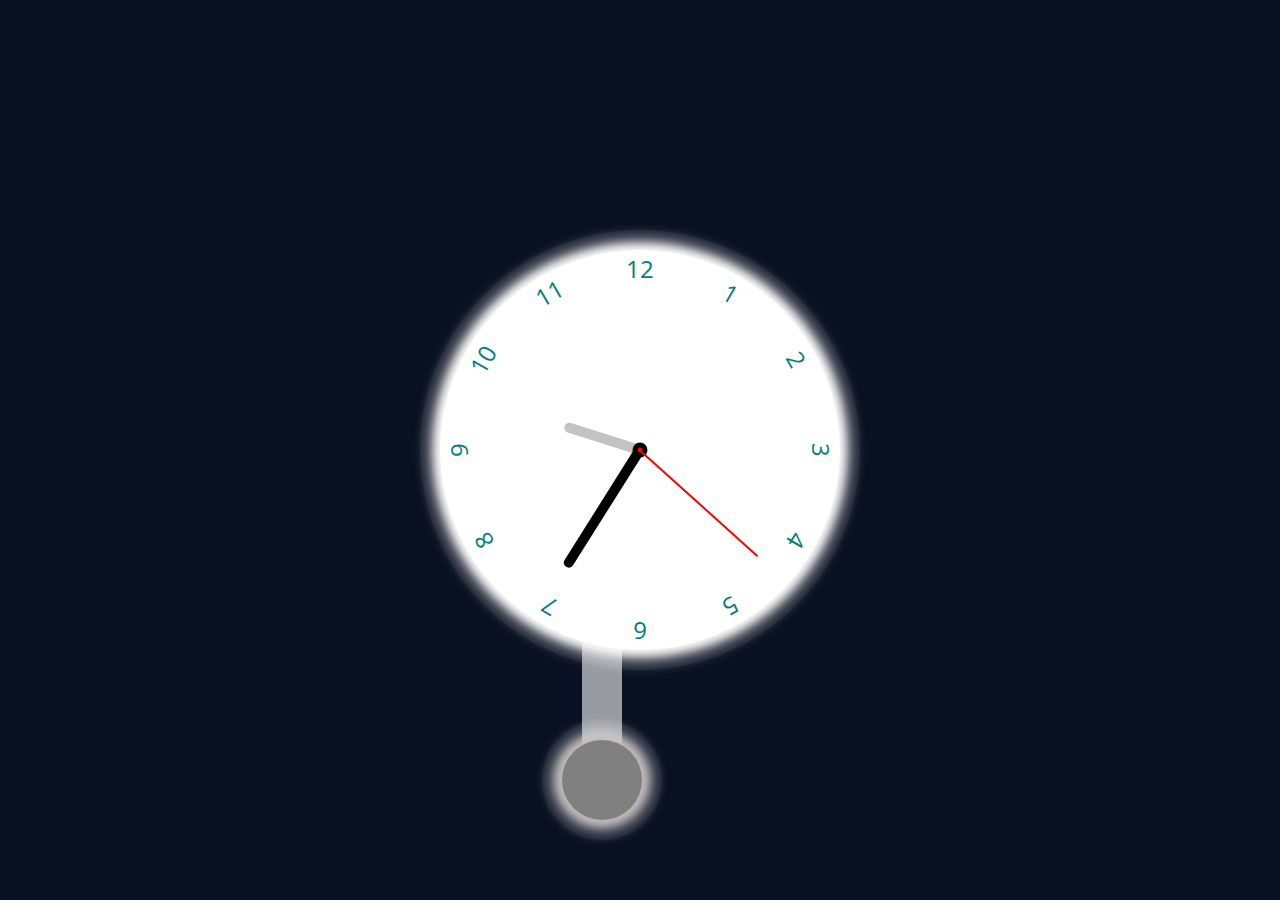
<file: p5/index.html>
<!DOCTYPE html>
<html lang="en">
  <head>
    <meta charset="UTF-8" />
    <meta http-equiv="X-UA-Compatible" content="IE=edge" />
    <meta name="viewport" content="width=device-width, initial-scale=1.0" />
    <link rel="stylesheet" href="style.css" />
    <link rel="preconnect" href="https://fonts.googleapis.com" />
    <link rel="preconnect" href="https://fonts.gstatic.com" crossorigin />
    <link
      href="https://fonts.googleapis.com/css2?family=Open+Sans:wght@400;500;700&display=swap"
      rel="stylesheet"
    />
    <script defer src="script.js"></script>
    <title>Clock</title>
  </head>
  <body>
    <div class="clock">
      <div class="hand hour" data-hour></div>
      <div class="hand minute" data-minute></div>
      <div class="hand second" data-second></div>
      <div class="number number1">1</div>
      <div class="number number2">2</div>
      <div class="number number3">3</div>
      <div class="number number4">4</div>
      <div class="number number5">5</div>
      <div class="number number6">6</div>
      <div class="number number7">7</div>
      <div class="number number8">8</div>
      <div class="number number9">9</div>
      <div class="number number10">10</div>
      <div class="number number11">11</div>
      <div class="number number12">12</div>
    </div>
    <div class="pendulum"></div>
  </body>
</html>
</file>
<file: p5/style.css>
:root {
  --ff-primary: "Open Sans", sans-serif;
}
*,
*::before,
*::after {
  box-sizing: border-box;
  font-family: var(--ff-primary);
}

body {
  margin: 0;
  padding: 0;
  background-color: #091021;
  display: flex;
  align-items: center;
  justify-content: center;
  min-height: 100vh;
  font-size: 1.5rem;
}

.clock {
  width: 400px;
  height: 400px;
  background-color: #fff;
  border-radius: 50%;
  border: 2px solid #fff;
  position: relative;
  box-shadow: 0 0 0 20px rgba(255, 255, 255, 0.05),
    0 0 10px 5px rgb(250, 249, 249), 0 0 10px 20px rgba(255, 255, 255, 0.05),
    0 0 20px 5px rgb(250, 249, 249);
}

.clock::after {
  content: "";
  position: absolute;
  background-color: red;
  z-index: 11;
  width: 5px;
  height: 5px;
  top: 50%;
  left: 50%;
  transform: translate(-50%, -50%);
  border-radius: 50%;
  box-shadow: 0 0 0 5px black;
}

.number {
  --rotation: 0;
  position: absolute;
  width: 100%;
  height: 100%;
  text-align: center;
  transform: rotate(var(--rotation));
  font-size: 1.5rem;
  color: teal;
}

.number1 {
  --rotation: 30deg;
}
.number2 {
  --rotation: 60deg;
}
.number3 {
  --rotation: 90deg;
}
.number4 {
  --rotation: 120deg;
}
.number5 {
  --rotation: 150deg;
}
.number6 {
  --rotation: 180deg;
}
.number7 {
  --rotation: 210deg;
}
.number8 {
  --rotation: 240deg;
}
.number9 {
  --rotation: 270deg;
}
.number10 {
  --rotation: 300deg;
}
.number11 {
  --rotation: 330deg;
}

.hand {
  --rotation: 0;
  border-top-left-radius: 10px;
  border-top-right-radius: 10px;
  bottom: 50%;
  left: 50%;
  position: absolute;
  transform-origin: bottom;
  transform: translateX(-50%) rotate(calc(var(--rotation) * 1deg));
  z-index: 10;
}

.second {
  --rotation: 0;
  height: 40%;
  width: 2px;
  background-color: red;
  z-index: 100;
}

.minute {
  --rotation: 0;
  height: 35%;
  width: 10px;
  background-color: black;
}

.hour {
  --rotation: 0;
  background-color: #c3c3c3;
  width: 10px;
  height: 20%;
}

.pendulum {
  background-color: rgba(248, 248, 248, 0.6);
  width: 40px;
  height: 150px;
  position: absolute;
  top: calc(50% + 180px);
  left: 47%;
  transform: translateX(-50%);
  transform-origin: top;
  animation: pendulum 5s ease-in-out infinite;
  z-index: -100;
}

.pendulum::after {
  content: "";
  background-color: grey;
  height: 80px;
  width: 80px;
  border-radius: 50%;
  position: absolute;
  top: 100%;
  left: 50%;
  transform: translate(-50%, -50%);
  box-shadow: 0 0 0 20px rgba(255, 255, 255, 0.05),
    0 0 10px 5px rgb(191, 179, 179), 0 0 10px 20px rgba(255, 255, 255, 0.05),
    0 0 20px 5px rgb(250, 249, 249);
}

@keyframes pendulum {
  0% {
    transform: rotate(30deg);
  }
  50% {
    transform: rotate(-30deg);
  }
  100% {
    transform: rotate(30deg);
  }
}
</file>
